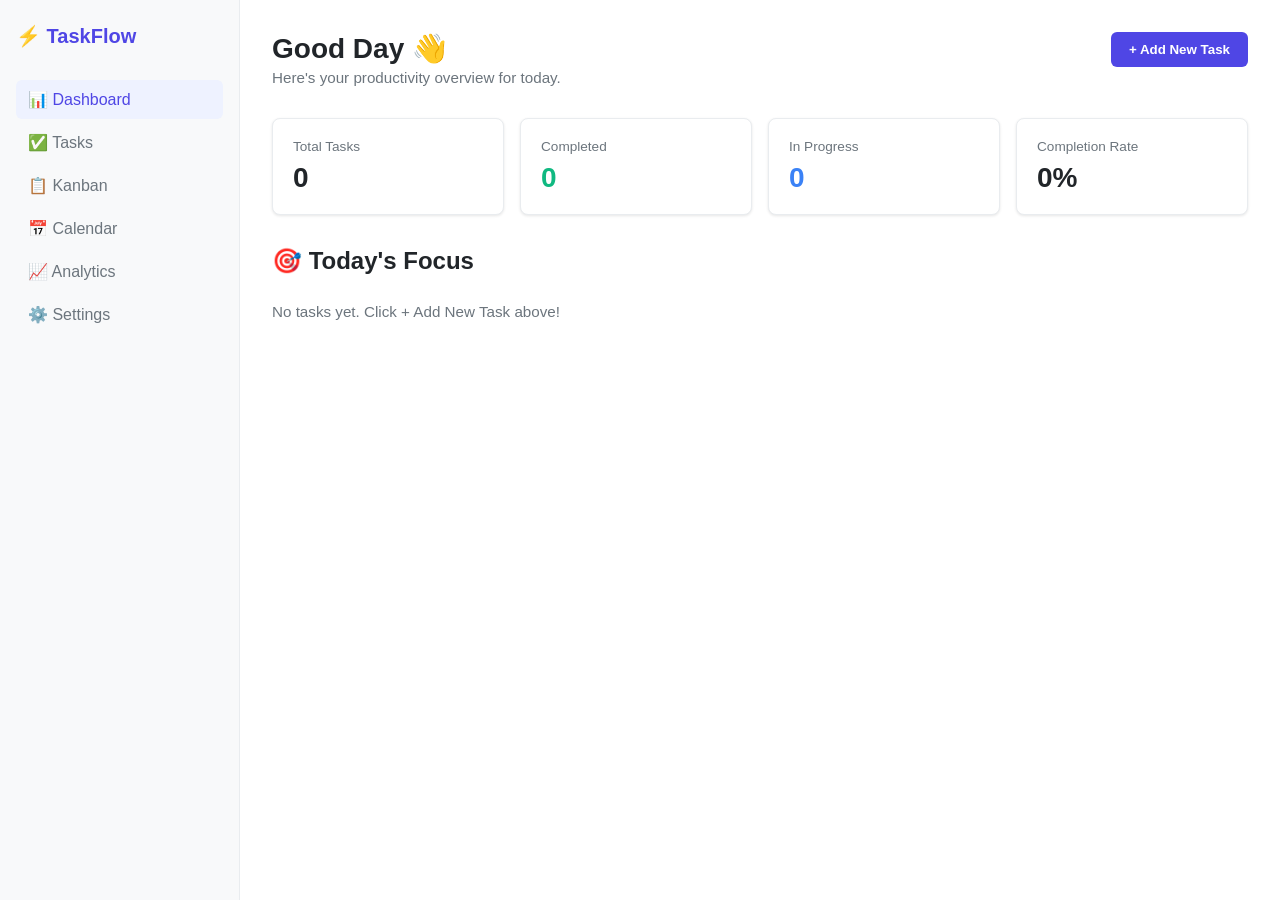
<file: index.html>
<!DOCTYPE html>
<html lang="en">
<head>
  <meta charset="UTF-8">
  <meta name="viewport" content="width=device-width, initial-scale=1.0">
  <title>TaskFlow</title>
  <style>
    :root {
      --bg-color: #ffffff;
      --panel-bg: #f8f9fa;
      --border-color: #e9ecef;
      --text-main: #212529;
      --text-muted: #6c757d;
      --primary: #4f46e5;
      --primary-hover: #4338ca;
      --card-bg: #ffffff;
      --shadow: 0 1px 3px rgba(0,0,0,0.1);
    }

    * { box-sizing: border-box; margin: 0; padding: 0; font-family: -apple-system, BlinkMacSystemFont, "Segoe UI", Roboto, sans-serif; }
    body { background-color: var(--bg-color); color: var(--text-main); display: flex; min-height: 100vh; }
    
    aside { width: 240px; background: var(--panel-bg); border-right: 1px solid var(--border-color); padding: 24px 16px; display: flex; flex-direction: column; justify-content: space-between; }
    .brand { font-size: 1.25rem; font-weight: 700; color: var(--primary); margin-bottom: 32px; }
    .nav-list { display: flex; flex-direction: column; gap: 4px; }
    .nav-item { padding: 10px 12px; border-radius: 6px; cursor: pointer; color: var(--text-muted); font-weight: 500; display: flex; align-items: center; gap: 10px; transition: all 0.2s; }
    .nav-item:hover, .nav-item.active { background: #eef2ff; color: var(--primary); }
    
    main { flex: 1; padding: 32px; max-width: 1200px; }
    header { display: flex; justify-content: space-between; align-items: flex-start; margin-bottom: 32px; }
    h1 { font-size: 1.75rem; font-weight: 700; margin-bottom: 4px; }
    .subtitle { color: var(--text-muted); font-size: 0.95rem; }
    
    .btn-primary { background: var(--primary); color: white; border: none; padding: 10px 18px; border-radius: 6px; font-weight: 600; cursor: pointer; }
    .btn-primary:hover { background: var(--primary-hover); }
    
    .stats-grid { display: grid; grid-template-columns: repeat(auto-fit, minmax(180px, 1fr)); gap: 16px; margin-bottom: 32px; }
    .stat-card { background: var(--card-bg); border: 1px solid var(--border-color); padding: 20px; border-radius: 8px; box-shadow: var(--shadow); }
    .stat-title { color: var(--text-muted); font-size: 0.85rem; font-weight: 500; margin-bottom: 8px; }
    .stat-value { font-size: 1.75rem; font-weight: 700; }
    
    .view-section { display: none; }
    .view-section.active { display: block; }
    .task-list { list-style: none; display: flex; flex-direction: column; gap: 8px; margin-top: 16px; }
    .task-item { background: var(--card-bg); border: 1px solid var(--border-color); padding: 12px 16px; border-radius: 6px; display: flex; justify-content: space-between; align-items: center; box-shadow: var(--shadow); }
  </style>
</head>
<body>

  <aside>
    <div>
      <div class="brand">⚡ TaskFlow</div>
      <div class="nav-list">
        <div class="nav-item active" onclick="switchTab('dashboard', this)">📊 Dashboard</div>
        <div class="nav-item" onclick="switchTab('tasks', this)">✅ Tasks</div>
        <div class="nav-item" onclick="switchTab('kanban', this)">📋 Kanban</div>
        <div class="nav-item" onclick="switchTab('calendar', this)">📅 Calendar</div>
        <div class="nav-item" onclick="switchTab('analytics', this)">📈 Analytics</div>
        <div class="nav-item" onclick="switchTab('settings', this)">⚙️ Settings</div>
      </div>
    </div>
  </aside>

  <main>
    <header>
      <div>
        <h1>Good Day 👋</h1>
        <p class="subtitle">Here's your productivity overview for today.</p>
      </div>
      <button class="btn-primary" onclick="openTaskModal()">+ Add New Task</button>
    </header>

    <section id="view-dashboard" class="view-section active">
      <div class="stats-grid">
        <div class="stat-card"><div class="stat-title">Total Tasks</div><div class="stat-value" id="stat-total">0</div></div>
        <div class="stat-card"><div class="stat-title">Completed</div><div class="stat-value" style="color: #10b981;" id="stat-completed">0</div></div>
        <div class="stat-card"><div class="stat-title">In Progress</div><div class="stat-value" style="color: #3b82f6;" id="stat-progress">0</div></div>
        <div class="stat-card"><div class="stat-title">Completion Rate</div><div class="stat-value" id="stat-rate">0%</div></div>
      </div>
      <h2>🎯 Today's Focus</h2>
      <ul class="task-list" id="dashboard-task-list"></ul>
    </section>

    <section id="view-tasks" class="view-section">
      <h2>All Tasks</h2>
      <ul class="task-list" id="all-task-list"></ul>
    </section>
    
    <section id="view-kanban" class="view-section"><h2>Kanban Board</h2><p class="subtitle">Kanban view coming soon.</p></section>
    <section id="view-calendar" class="view-section"><h2>Calendar</h2><p class="subtitle">Calendar view coming soon.</p></section>
    <section id="view-analytics" class="view-section"><h2>Analytics</h2><p class="subtitle">Analytics coming soon.</p></section>
    <section id="view-settings" class="view-section">
      <h2>Settings</h2>
      <br>
      <button class="btn-primary" onclick="exportData()">Export JSON Data</button>
      <button class="btn-primary" style="background: #ef4444;" onclick="clearData()">Clear All Data</button>
    </section>
  </main>

  <script>
    let tasks = JSON.parse(localStorage.getItem('taskflow_tasks')) || [];

    function saveState() {
      localStorage.setItem('taskflow_tasks', JSON.stringify(tasks));
      renderAll();
    }

    function openTaskModal() {
      const title = prompt("Enter task title:");
      if (!title) return;

      tasks.push({
        id: Date.now(),
        title: title,
        completed: false
      });
      saveState();
    }

    function toggleTask(id) {
      tasks = tasks.map(t => t.id === id ? { ...t, completed: !t.completed } : t);
      saveState();
    }

    function switchTab(tabName, element) {
      document.querySelectorAll('.nav-item').forEach(item => item.classList.remove('active'));
      if (element) element.classList.add('active');

      document.querySelectorAll('.view-section').forEach(sec => sec.classList.remove('active'));
      const target = document.getElementById(`view-${tabName}`);
      if (target) target.classList.add('active');
    }

    function renderAll() {
      const total = tasks.length;
      const completed = tasks.filter(t => t.completed).length;
      const progress = total - completed;
      const rate = total === 0 ? 0 : Math.round((completed / total) * 100);

      document.getElementById('stat-total').textContent = total;
      document.getElementById('stat-completed').textContent = completed;
      document.getElementById('stat-progress').textContent = progress;
      document.getElementById('stat-rate').textContent = `${rate}%`;

      const listHtml = tasks.map(t => `
        <li class="task-item">
          <span style="${t.completed ? 'text-decoration: line-through; color: var(--text-muted);' : ''}">${t.title}</span>
          <button class="btn-primary" style="background: ${t.completed ? '#6c757d' : '#10b981'}; font-size: 0.8rem; padding: 4px 8px;" onclick="toggleTask(${t.id})">
            ${t.completed ? 'Undo' : 'Complete'}
          </button>
        </li>
      `).join('');

      document.getElementById('dashboard-task-list').innerHTML = listHtml || '<p class="subtitle" style="margin-top: 12px;">No tasks yet. Click + Add New Task above!</p>';
      document.getElementById('all-task-list').innerHTML = listHtml || '<p class="subtitle" style="margin-top: 12px;">No tasks created.</p>';
    }

    function exportData() {
      const dataStr = "data:text/json;charset=utf-8," + encodeURIComponent(JSON.stringify(tasks, null, 2));
      const downloadAnchor = document.createElement('a');
      downloadAnchor.setAttribute("href", dataStr);
      downloadAnchor.setAttribute("download", "taskflow_export.json");
      document.body.appendChild(downloadAnchor);
      downloadAnchor.click();
      downloadAnchor.remove();
    }

    function clearData() {
      if (confirm('Warning: This will clear all stored task data.')) {
        tasks = [];
        saveState();
      }
    }

    renderAll();
  </script>
</body>
</html>
</file>
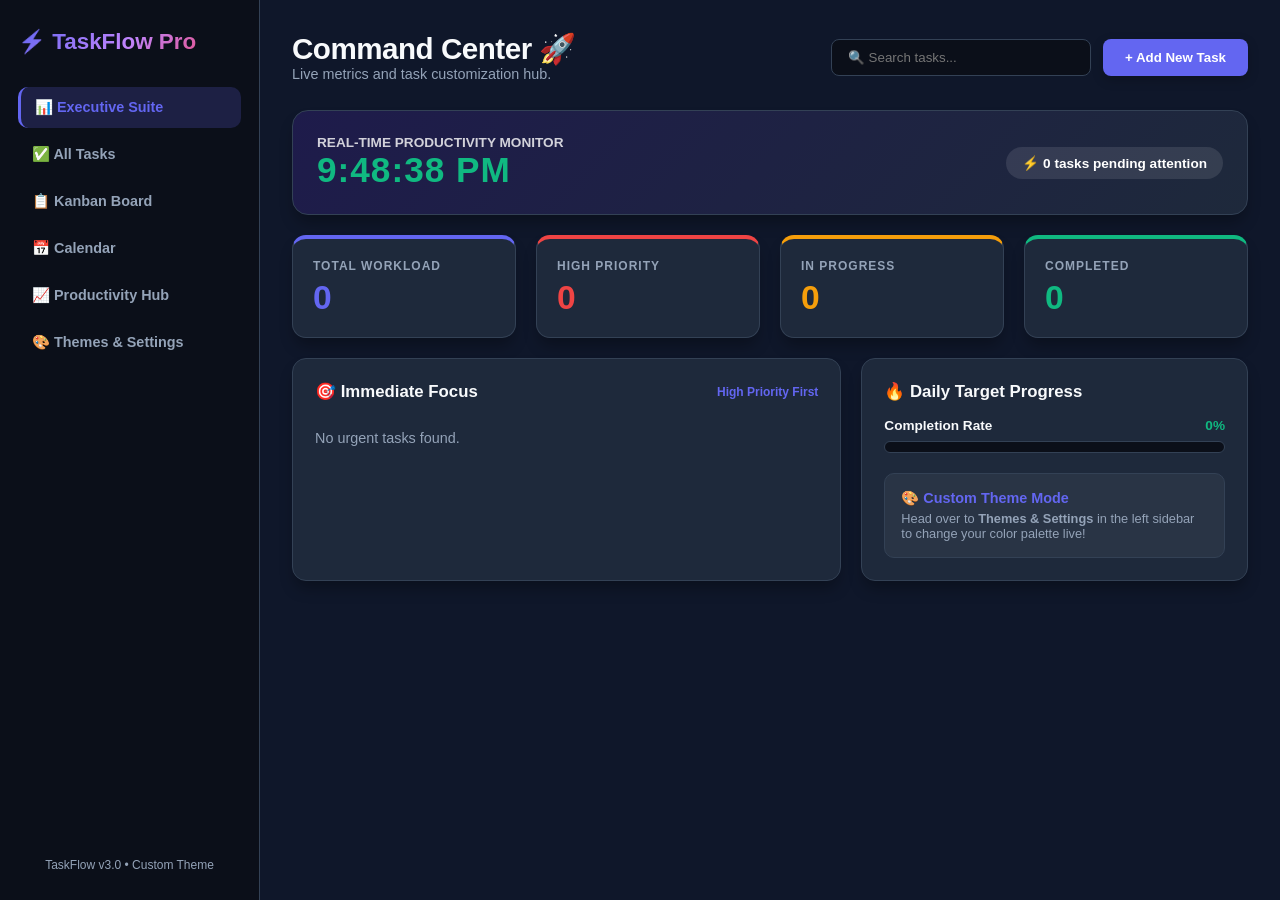
<file: web/index.html>
<!DOCTYPE html>
<html lang="en">
<head>
  <meta charset="UTF-8">
  <meta name="viewport" content="width=device-width, initial-scale=1.0">
  <title>TaskFlow Pro — Custom Themes Edition</title>
  <style>
    :root {
      --bg-color: #0f172a;
      --panel-bg: #1e293b;
      --border-color: #334155;
      --text-main: #f8fafc;
      --text-muted: #94a3b8;
      --primary: #6366f1;
      --primary-hover: #4f46e5;
      --card-bg: #1e293b;
      --shadow: 0 10px 15px -3px rgba(0, 0, 0, 0.3);
      --accent-high: #ef4444;
      --accent-medium: #f59e0b;
      --accent-low: #10b981;
    }

    * { box-sizing: border-box; margin: 0; padding: 0; font-family: -apple-system, BlinkMacSystemFont, "Segoe UI", Roboto, sans-serif; transition: background 0.2s, color 0.2s, border-color 0.2s; }
    body { background-color: var(--bg-color); color: var(--text-main); display: flex; min-height: 100vh; }
    
    aside { width: 260px; background: #0b0f19; border-right: 1px solid var(--border-color); padding: 28px 18px; display: flex; flex-direction: column; justify-content: space-between; }
    .brand { font-size: 1.4rem; font-weight: 800; background: linear-gradient(135deg, var(--primary), #c084fc, #f43f5e); -webkit-background-clip: text; -webkit-text-fill-color: transparent; margin-bottom: 32px; }
    .nav-list { display: flex; flex-direction: column; gap: 6px; }
    .nav-item { padding: 12px 14px; border-radius: 10px; cursor: pointer; color: var(--text-muted); font-weight: 600; font-size: 0.9rem; display: flex; align-items: center; gap: 12px; }
    .nav-item:hover, .nav-item.active { background: rgba(99, 102, 241, 0.2); color: var(--primary); border-left: 3px solid var(--primary); }
    
    main { flex: 1; padding: 32px; max-width: 1300px; }
    header { display: flex; justify-content: space-between; align-items: center; margin-bottom: 28px; gap: 16px; flex-wrap: wrap; }
    h1 { font-size: 1.85rem; font-weight: 800; letter-spacing: -0.5px; }
    .subtitle { color: var(--text-muted); font-size: 0.9rem; }
    
    .search-bar { background: #0b0f19; border: 1px solid var(--border-color); padding: 10px 16px; border-radius: 8px; color: var(--text-main); width: 260px; outline: none; }
    .btn-primary { background: var(--primary); color: white; border: none; padding: 11px 22px; border-radius: 8px; font-weight: 700; cursor: pointer; box-shadow: 0 4px 12px rgba(0, 0, 0, 0.2); }
    .btn-primary:hover { opacity: 0.9; }

    .dashboard-grid { display: grid; grid-template-columns: repeat(12, 1fr); gap: 20px; }
    
    .clock-widget { grid-column: span 12; background: linear-gradient(135deg, #1e1b4b, var(--panel-bg)); border-radius: 16px; padding: 24px; color: white; display: flex; justify-content: space-between; align-items: center; box-shadow: var(--shadow); border: 1px solid var(--border-color); }
    .live-clock { font-size: 2.2rem; font-weight: 900; letter-spacing: 1px; color: var(--accent-low); }
    .reminder-badge { background: rgba(255,255,255,0.1); padding: 8px 16px; border-radius: 20px; font-size: 0.85rem; font-weight: 600; }

    .stat-card { grid-column: span 3; background: var(--card-bg); border-radius: 14px; padding: 20px; border: 1px solid var(--border-color); box-shadow: var(--shadow); }
    .stat-card-title { font-size: 0.75rem; text-transform: uppercase; letter-spacing: 1px; color: var(--text-muted); font-weight: 700; margin-bottom: 6px; }
    .stat-card-value { font-size: 2.1rem; font-weight: 800; }
    
    .widget-box { background: var(--card-bg); border: 1px solid var(--border-color); border-radius: 14px; padding: 22px; box-shadow: var(--shadow); }
    .widget-title { font-size: 1.05rem; font-weight: 700; margin-bottom: 16px; display: flex; justify-content: space-between; align-items: center; }

    .view-section { display: none; }
    .view-section.active { display: block; }
    .task-list { list-style: none; display: flex; flex-direction: column; gap: 10px; margin-top: 10px; }
    
    .task-item { background: #0b0f19; border: 1px solid var(--border-color); padding: 14px 16px; border-radius: 10px; display: flex; justify-content: space-between; align-items: center; }
    .task-title { font-weight: 600; font-size: 0.95rem; }
    .badge { padding: 3px 8px; border-radius: 12px; font-weight: 700; text-transform: uppercase; font-size: 0.65rem; }
    .badge-high { background: rgba(239, 68, 68, 0.2); color: var(--accent-high); border: 1px solid var(--accent-high); }
    .badge-medium { background: rgba(245, 158, 11, 0.2); color: var(--accent-medium); border: 1px solid var(--accent-medium); }
    .badge-low { background: rgba(16, 185, 129, 0.2); color: var(--accent-low); border: 1px solid var(--accent-low); }

    .kanban-col { background: #0b0f19; padding: 18px; border-radius: 12px; border: 2px dashed var(--border-color); }
    .kanban-col.drag-over { border-color: var(--primary); }

    .theme-preset-btn { width: 36px; height: 36px; border-radius: 50%; border: 2px solid white; cursor: pointer; transition: transform 0.2s; }
    .theme-preset-btn:hover { transform: scale(1.15); }

    .color-picker-row { display: flex; align-items: center; justify-content: space-between; padding: 12px 0; border-bottom: 1px solid var(--border-color); }

    .modal-overlay { display: none; position: fixed; top: 0; left: 0; width: 100%; height: 100%; background: rgba(0,0,0,0.7); justify-content: center; align-items: center; backdrop-filter: blur(5px); z-index: 100; }
    .modal-overlay.active { display: flex; }
    .modal { background: var(--panel-bg); padding: 28px; border-radius: 16px; width: 420px; border: 1px solid var(--border-color); }
    .form-group { margin-bottom: 16px; display: flex; flex-direction: column; gap: 6px; }
    .form-group label { font-size: 0.8rem; font-weight: 700; color: var(--text-muted); }
    .form-group input, .form-group select { padding: 10px; border: 1px solid var(--border-color); border-radius: 8px; background: #0b0f19; color: white; outline: none; }
  </style>
</head>
<body>

  <aside>
    <div>
      <div class="brand">⚡ TaskFlow Pro</div>
      <div class="nav-list">
        <div class="nav-item active" onclick="switchTab('dashboard', this)">📊 Executive Suite</div>
        <div class="nav-item" onclick="switchTab('tasks', this)">✅ All Tasks</div>
        <div class="nav-item" onclick="switchTab('kanban', this)">📋 Kanban Board</div>
        <div class="nav-item" onclick="switchTab('calendar', this)">📅 Calendar</div>
        <div class="nav-item" onclick="switchTab('analytics', this)">📈 Productivity Hub</div>
        <div class="nav-item" onclick="switchTab('settings', this)">🎨 Themes & Settings</div>
      </div>
    </div>
    <div style="font-size: 0.75rem; color: var(--text-muted); text-align: center;">TaskFlow v3.0 • Custom Theme</div>
  </aside>

  <main>
    <header>
      <div>
        <h1>Command Center 🚀</h1>
        <p class="subtitle">Live metrics and task customization hub.</p>
      </div>
      <div style="display: flex; gap: 12px; align-items: center;">
        <input type="text" class="search-bar" id="search-input" placeholder="🔍 Search tasks..." oninput="renderAll()">
        <button class="btn-primary" onclick="toggleModal(true)">+ Add New Task</button>
      </div>
    </header>

    <!-- DASHBOARD VIEW -->
    <section id="view-dashboard" class="view-section active">
      <div class="dashboard-grid">
        <div class="clock-widget">
          <div>
            <div style="font-size: 0.85rem; font-weight: 700; opacity: 0.8; text-transform: uppercase;">Real-Time Productivity Monitor</div>
            <div class="live-clock" id="live-clock">00:00:00 PM</div>
          </div>
          <div class="reminder-badge" id="live-reminder">⚡ 0 tasks pending attention</div>
        </div>

        <div class="stat-card" style="border-top: 4px solid var(--primary);">
          <div class="stat-card-title">Total Workload</div>
          <div class="stat-card-value" id="stat-total" style="color: var(--primary);">0</div>
        </div>
        <div class="stat-card" style="border-top: 4px solid var(--accent-high);">
          <div class="stat-card-title">High Priority</div>
          <div class="stat-card-value" id="stat-high" style="color: var(--accent-high);">0</div>
        </div>
        <div class="stat-card" style="border-top: 4px solid var(--accent-medium);">
          <div class="stat-card-title">In Progress</div>
          <div class="stat-card-value" id="stat-progress" style="color: var(--accent-medium);">0</div>
        </div>
        <div class="stat-card" style="border-top: 4px solid var(--accent-low);">
          <div class="stat-card-title">Completed</div>
          <div class="stat-card-value" id="stat-completed" style="color: var(--accent-low);">0</div>
        </div>

        <div class="widget-box" style="grid-column: span 7;">
          <div class="widget-title">
            <span>🎯 Immediate Focus</span>
            <span style="font-size: 0.75rem; color: var(--primary); font-weight: 600;">High Priority First</span>
          </div>
          <ul class="task-list" id="dashboard-task-list"></ul>
        </div>

        <div class="widget-box" style="grid-column: span 5; display: flex; flex-direction: column; justify-content: space-between;">
          <div>
            <div class="widget-title">🔥 Daily Target Progress</div>
            <div style="margin-top: 10px;">
              <div style="display: flex; justify-content: space-between; font-size: 0.85rem; font-weight: 700; margin-bottom: 8px;">
                <span>Completion Rate</span>
                <span id="streak-rate" style="color: var(--accent-low);">0%</span>
              </div>
              <div style="width: 100%; background: #0b0f19; height: 12px; border-radius: 6px; overflow: hidden; border: 1px solid var(--border-color);">
                <div id="streak-bar" style="height: 100%; background: linear-gradient(90deg, var(--accent-medium), var(--accent-low)); width: 0%; transition: width 0.4s;"></div>
              </div>
            </div>
          </div>
          <div style="background: rgba(255,255,255,0.05); border: 1px solid var(--border-color); padding: 16px; border-radius: 10px; margin-top: 20px;">
            <div style="font-weight: 700; color: var(--primary); font-size: 0.9rem;">🎨 Custom Theme Mode</div>
            <p style="font-size: 0.8rem; color: var(--text-muted); margin-top: 4px;">Head over to <b>Themes & Settings</b> in the left sidebar to change your color palette live!</p>
          </div>
        </div>
      </div>
    </section>

    <!-- ALL TASKS -->
    <section id="view-tasks" class="view-section">
      <h2>All Managed Tasks</h2>
      <ul class="task-list" id="all-task-list"></ul>
    </section>

    <!-- KANBAN BOARD -->
    <section id="view-kanban" class="view-section">
      <h2>Interactive Board</h2>
      <div style="display: grid; grid-template-columns: repeat(3, 1fr); gap: 20px; margin-top: 20px;">
        <div class="kanban-col" ondragover="allowDrop(event)" ondragleave="clearDrag(event)" ondrop="dropTask(event, 'todo')">
          <h3 style="font-size: 0.95rem; color: var(--primary); margin-bottom: 12px;">⏳ To Do</h3>
          <ul class="task-list" id="kanban-todo"></ul>
        </div>
        <div class="kanban-col" ondragover="allowDrop(event)" ondragleave="clearDrag(event)" ondrop="dropTask(event, 'progress')">
          <h3 style="font-size: 0.95rem; color: var(--accent-medium); margin-bottom: 12px;">🔄 In Progress</h3>
          <ul class="task-list" id="kanban-progress"></ul>
        </div>
        <div class="kanban-col" ondragover="allowDrop(event)" ondragleave="clearDrag(event)" ondrop="dropTask(event, 'done')">
          <h3 style="font-size: 0.95rem; color: var(--accent-low); margin-bottom: 12px;">✅ Completed</h3>
          <ul class="task-list" id="kanban-done"></ul>
        </div>
      </div>
    </section>

    <!-- CALENDAR -->
    <section id="view-calendar" class="view-section">
      <h2>Calendar View</h2>
      <div style="background: var(--card-bg); border: 1px solid var(--border-color); padding: 20px; border-radius: 12px; margin-top: 16px;">
        <div style="display: grid; grid-template-columns: repeat(7, 1fr); gap: 10px; text-align: center; font-weight: 700; color: var(--text-muted); margin-bottom: 12px;">
          <div>Sun</div><div>Mon</div><div>Tue</div><div>Wed</div><div>Thu</div><div>Fri</div><div>Sat</div>
        </div>
        <div id="calendar-grid" style="display: grid; grid-template-columns: repeat(7, 1fr); gap: 10px; text-align: center;"></div>
      </div>
    </section>

    <!-- ANALYTICS -->
    <section id="view-analytics" class="view-section">
      <h2>Productivity Hub</h2>
      <div style="background: var(--card-bg); border: 1px solid var(--border-color); padding: 24px; border-radius: 12px; margin-top: 20px;">
        <h3>Overall Progress</h3>
        <p id="analytics-text" style="color: var(--text-muted); margin-top: 8px;">0 of 0 tasks completed</p>
      </div>
    </section>

    <!-- CUSTOM THEME & SETTINGS VIEW -->
    <section id="view-settings" class="view-section">
      <h2>🎨 Appearance & Color Customization</h2>
      <p class="subtitle" style="margin-bottom: 24px;">Pick a preset theme or pick exact custom hex colors for your interface.</p>

      <div style="display: grid; grid-template-columns: repeat(2, 1fr); gap: 24px;">
        <!-- Preset Palettes -->
        <div class="widget-box">
          <h3 style="margin-bottom: 14px;">Instant Preset Themes</h3>
          <div style="display: flex; gap: 14px;">
            <div class="theme-preset-btn" style="background: #6366f1;" title="Indigo Cyber" onclick="applyPreset('#0f172a', '#1e293b', '#6366f1')"></div>
            <div class="theme-preset-btn" style="background: #ec4899;" title="Neon Pink" onclick="applyPreset('#18020c', '#2c0b1e', '#ec4899')"></div>
            <div class="theme-preset-btn" style="background: #10b981;" title="Emerald Dark" onclick="applyPreset('#022c22', '#064e3b', '#10b981')"></div>
            <div class="theme-preset-btn" style="background: #f59e0b;" title="Warm Amber" onclick="applyPreset('#1c1917', '#292524', '#f59e0b')"></div>
            <div class="theme-preset-btn" style="background: #3b82f6;" title="Ocean Blue" onclick="applyPreset('#0f172a', '#1e3a8a', '#3b82f6')"></div>
            <div class="theme-preset-btn" style="background: #8b5cf6;" title="Deep Purple" onclick="applyPreset('#120a2a', '#241442', '#8b5cf6')"></div>
          </div>
        </div>

        <!-- Fine-Tuned Custom Color Pickers -->
        <div class="widget-box">
          <h3 style="margin-bottom: 10px;">Custom Color Pickers</h3>
          <div class="color-picker-row">
            <span>Primary Brand Color</span>
            <input type="color" id="picker-primary" onchange="updateThemeFromPickers()">
          </div>
          <div class="color-picker-row">
            <span>Main Background</span>
            <input type="color" id="picker-bg" onchange="updateThemeFromPickers()">
          </div>
          <div class="color-picker-row">
            <span>Cards & Panels</span>
            <input type="color" id="picker-panel" onchange="updateThemeFromPickers()">
          </div>
        </div>
      </div>

      <div style="margin-top: 30px;">
        <h2>Workspace Data Management</h2>
        <div style="margin-top: 14px;">
          <button class="btn-primary" onclick="exportData()">Export Data JSON</button>
          <button class="btn-primary" style="background: #ef4444; margin-left: 10px;" onclick="clearData()">Clear All Data</button>
        </div>
      </div>
    </section>
  </main>

  <!-- MODAL -->
  <div class="modal-overlay" id="task-modal">
    <div class="modal">
      <h3 style="margin-bottom: 18px;">Create Task</h3>
      <form onsubmit="handleCreateTask(event)">
        <div class="form-group">
          <label>Task Title</label>
          <input type="text" id="input-title" required placeholder="e.g. Prepare Client Pitch">
        </div>
        <div class="form-group">
          <label>Category Tag</label>
          <input type="text" id="input-category" placeholder="e.g. Work, Launch, Design">
        </div>
        <div class="form-group">
          <label>Priority Level</label>
          <select id="input-priority">
            <option value="low">Low Priority</option>
            <option value="medium" selected>Medium Priority</option>
            <option value="high">High Priority</option>
          </select>
        </div>
        <div class="form-group">
          <label>Due Date</label>
          <input type="date" id="input-date">
        </div>
        <div style="display: flex; gap: 10px; justify-content: flex-end; margin-top: 20px;">
          <button type="button" class="btn-primary" style="background: var(--text-muted);" onclick="toggleModal(false)">Cancel</button>
          <button type="submit" class="btn-primary">Save Task</button>
        </div>
      </form>
    </div>
  </div>

  <script>
    let tasks = JSON.parse(localStorage.getItem('taskflow_tasks')) || [];
    let customTheme = JSON.parse(localStorage.getItem('taskflow_theme')) || {
      bg: '#0f172a',
      panel: '#1e293b',
      primary: '#6366f1'
    };

    function applyTheme(theme) {
      document.documentElement.style.setProperty('--bg-color', theme.bg);
      document.documentElement.style.setProperty('--panel-bg', theme.panel);
      document.documentElement.style.setProperty('--card-bg', theme.panel);
      document.documentElement.style.setProperty('--primary', theme.primary);

      document.getElementById('picker-bg').value = theme.bg;
      document.getElementById('picker-panel').value = theme.panel;
      document.getElementById('picker-primary').value = theme.primary;

      localStorage.setItem('taskflow_theme', JSON.stringify(theme));
    }

    function applyPreset(bg, panel, primary) {
      customTheme = { bg, panel, primary };
      applyTheme(customTheme);
    }

    function updateThemeFromPickers() {
      customTheme.bg = document.getElementById('picker-bg').value;
      customTheme.panel = document.getElementById('picker-panel').value;
      customTheme.primary = document.getElementById('picker-primary').value;
      applyTheme(customTheme);
    }

    setInterval(() => {
      const now = new Date();
      document.getElementById('live-clock').textContent = now.toLocaleTimeString();
    }, 1000);

    function saveState() {
      localStorage.setItem('taskflow_tasks', JSON.stringify(tasks));
      renderAll();
    }

    function toggleModal(show) {
      document.getElementById('task-modal').classList.toggle('active', show);
    }

    function handleCreateTask(e) {
      e.preventDefault();
      tasks.push({
        id: Date.now(),
        title: document.getElementById('input-title').value,
        category: document.getElementById('input-category').value || 'General',
        priority: document.getElementById('input-priority').value,
        dueDate: document.getElementById('input-date').value || 'Today',
        status: 'todo'
      });
      document.getElementById('input-title').value = '';
      toggleModal(false);
      saveState();
    }

    function deleteTask(id) {
      tasks = tasks.filter(t => t.id !== id);
      saveState();
    }

    function dragStart(e, id) { e.dataTransfer.setData('text/plain', id); }
    function allowDrop(e) { e.preventDefault(); e.currentTarget.classList.add('drag-over'); }
    function clearDrag(e) { e.currentTarget.classList.remove('drag-over'); }
    function dropTask(e, targetStatus) {
      e.preventDefault();
      e.currentTarget.classList.remove('drag-over');
      const id = Number(e.dataTransfer.getData('text/plain'));
      tasks = tasks.map(t => t.id === id ? { ...t, status: targetStatus } : t);
      saveState();
    }

    function switchTab(tabName, element) {
      document.querySelectorAll('.nav-item').forEach(item => item.classList.remove('active'));
      if (element) element.classList.add('active');
      document.querySelectorAll('.view-section').forEach(sec => sec.classList.remove('active'));
      const target = document.getElementById(`view-${tabName}`);
      if (target) target.classList.add('active');
    }

    function createCardHtml(t) {
      return `
        <li class="task-item" draggable="true" ondragstart="dragStart(event, ${t.id})">
          <div>
            <div class="task-title" style="${t.status === 'done' ? 'text-decoration: line-through; opacity: 0.5;' : ''}">${t.title}</div>
            <div style="font-size: 0.75rem; color: var(--text-muted); margin-top: 4px;">🏷️ ${t.category} • 📅 ${t.dueDate}</div>
          </div>
          <div style="display:flex; gap: 10px; align-items:center;">
            <span class="badge badge-${t.priority}">${t.priority}</span>
            <button onclick="deleteTask(${t.id})" style="border:none; background:none; cursor:pointer; color:var(--accent-high); font-weight:bold;">✕</button>
          </div>
        </li>
      `;
    }

    function renderAll() {
      const query = (document.getElementById('search-input')?.value || '').toLowerCase();
      const filtered = tasks.filter(t => t.title.toLowerCase().includes(query) || t.category.toLowerCase().includes(query));

      const total = tasks.length;
      const completed = tasks.filter(t => t.status === 'done').length;
      const progress = tasks.filter(t => t.status === 'progress').length;
      const highPriority = tasks.filter(t => t.priority === 'high' && t.status !== 'done').length;
      const rate = total === 0 ? 0 : Math.round((completed / total) * 100);

      document.getElementById('stat-total').textContent = total;
      document.getElementById('stat-high').textContent = highPriority;
      document.getElementById('stat-progress').textContent = progress;
      document.getElementById('stat-completed').textContent = completed;
      document.getElementById('live-reminder').textContent = `⚡ ${tasks.filter(t => t.status !== 'done').length} tasks pending attention`;

      document.getElementById('streak-rate').textContent = `${rate}%`;
      document.getElementById('streak-bar').style.width = `${rate}%`;

      const allCards = filtered.map(createCardHtml).join('');
      document.getElementById('dashboard-task-list').innerHTML = allCards || '<p class="subtitle" style="margin-top: 12px;">No urgent tasks found.</p>';
      document.getElementById('all-task-list').innerHTML = allCards || '<p class="subtitle" style="margin-top: 12px;">No tasks created.</p>';

      document.getElementById('kanban-todo').innerHTML = filtered.filter(t => t.status === 'todo').map(createCardHtml).join('');
      document.getElementById('kanban-progress').innerHTML = filtered.filter(t => t.status === 'progress').map(createCardHtml).join('');
      document.getElementById('kanban-done').innerHTML = filtered.filter(t => t.status === 'done').map(createCardHtml).join('');

      document.getElementById('analytics-text').textContent = `${completed} of ${total} tasks completed (${rate}%)`;

      const calGrid = document.getElementById('calendar-grid');
      if (calGrid) {
        calGrid.innerHTML = '';
        for (let i = 1; i <= 31; i++) {
          calGrid.innerHTML += `<div style="padding: 12px; background: #0b0f19; border-radius: 8px; font-size: 0.85rem; border: 1px solid var(--border-color);">${i}</div>`;
        }
      }
    }

    function exportData() {
      const dataStr = "data:text/json;charset=utf-8," + encodeURIComponent(JSON.stringify(tasks, null, 2));
      const downloadAnchor = document.createElement('a');
      downloadAnchor.setAttribute("href", dataStr);
      downloadAnchor.setAttribute("download", "taskflow_pro_export.json");
      document.body.appendChild(downloadAnchor);
      downloadAnchor.click();
      downloadAnchor.remove();
    }

    function clearData() {
      if (confirm('Clear all task data?')) {
        tasks = [];
        saveState();
      }
    }

    applyTheme(customTheme);
    renderAll();
  </script>
</body>
</html>
</file>
